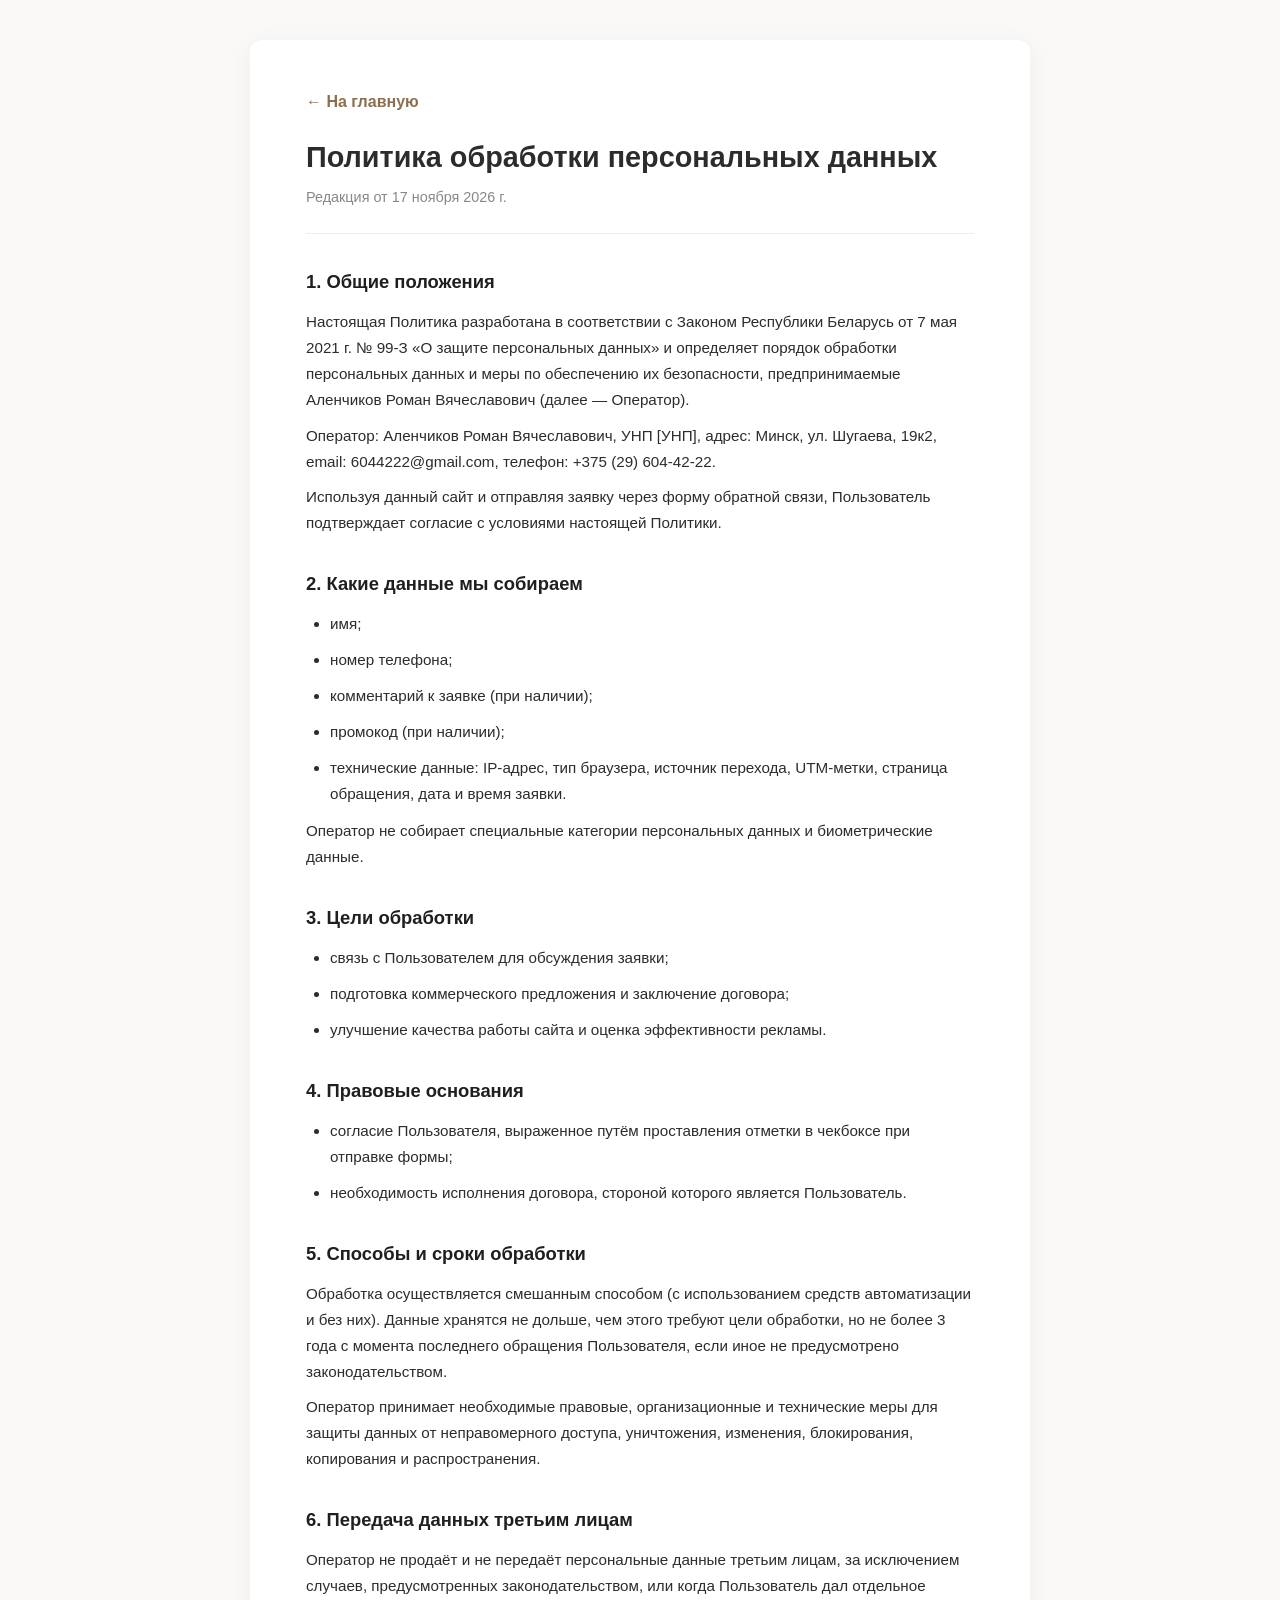
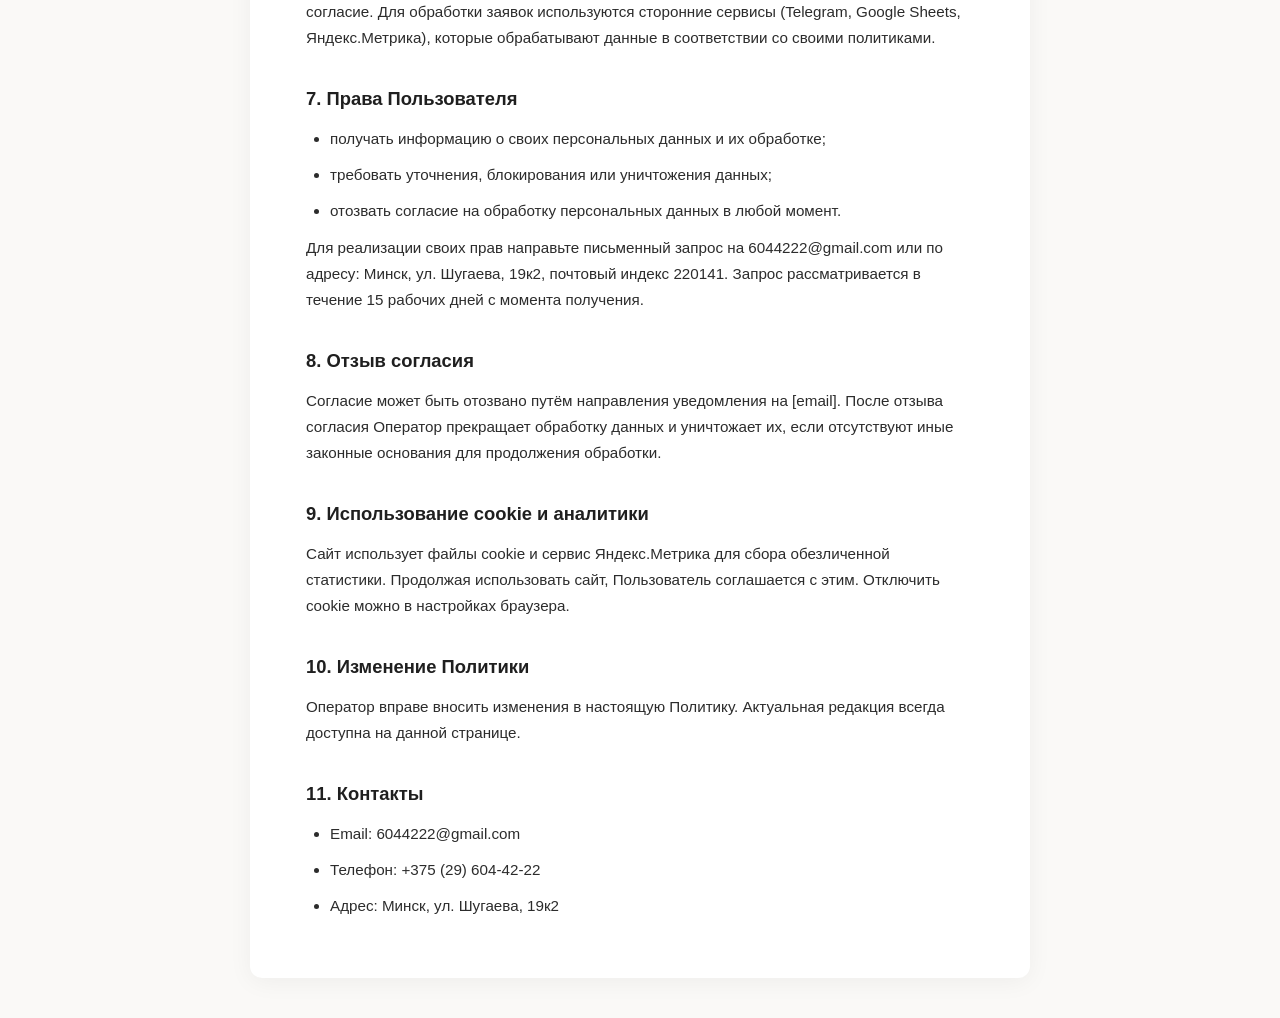
<file: privacy.html>
<!DOCTYPE html>
<html lang="ru">
<head>
  <meta charset="UTF-8">
  <meta name="viewport" content="width=device-width, initial-scale=1.0">
  <title>Политика обработки персональных данных — ДОМПРОЕКТ</title>
  <style>
    * { margin: 0; padding: 0; box-sizing: border-box; }
    body { font-family: 'Segoe UI', Roboto, Helvetica, Arial, sans-serif;
           color: #2c2c2c; line-height: 1.7; background: #faf9f7; padding: 40px 20px; }
    .wrap { max-width: 780px; margin: 0 auto; background: #fff;
            padding: 48px 56px; border-radius: 12px; box-shadow: 0 4px 24px rgba(0,0,0,0.05); }
    h1 { font-size: 1.8rem; margin-bottom: 8px; line-height: 1.3; }
    .meta { color: #888; font-size: 0.9rem; margin-bottom: 32px;
            padding-bottom: 24px; border-bottom: 1px solid #eee; }
    h2 { font-size: 1.15rem; margin: 32px 0 12px; color: #1f1f1f; }
    p, li { margin-bottom: 10px; font-size: 0.95rem; }
    ul { padding-left: 24px; margin-bottom: 12px; }
    a { color: #8b6f4e; }
    .back { display: inline-block; margin-bottom: 24px; color: #8b6f4e;
            text-decoration: none; font-weight: 600; }
    .back:hover { text-decoration: underline; }
    /* .fill { background: #fff3cd; padding: 1px 4px; font-weight: 600; } */
    @media (max-width: 600px) { .wrap { padding: 28px 22px; } }
  </style>
</head>
<body>
  <div class="wrap">
    <a href="index.html" class="back">← На главную</a>
    <h1>Политика обработки персональных данных</h1>
    <p class="meta">Редакция от <span class="fill">17 ноября 2026 г.</span></p>

    <h2>1. Общие положения</h2>
    <p>Настоящая Политика разработана в соответствии с Законом Республики Беларусь
    от 7 мая 2021 г. № 99-З «О защите персональных данных» и определяет порядок
    обработки персональных данных и меры по обеспечению их безопасности,
    предпринимаемые <span class="fill">Аленчиков Роман Вячеславович</span>
    (далее — Оператор).</p>
    <p>Оператор: <span class="fill">Аленчиков Роман Вячеславович</span>,
    УНП <span class="fill">[УНП]</span>,
    адрес: <span class="fill">Минск, ул. Шугаева, 19к2</span>,
    email: <span class="fill">6044222@gmail.com</span>,
    телефон: <span class="fill">+375 (29) 604-42-22</span>.</p>
    <p>Используя данный сайт <span class="fill"></span> и отправляя заявку
    через форму обратной связи, Пользователь подтверждает согласие с условиями
    настоящей Политики.</p>

    <h2>2. Какие данные мы собираем</h2>
    <ul>
      <li>имя;</li>
      <li>номер телефона;</li>
      <li>комментарий к заявке (при наличии);</li>
      <li>промокод (при наличии);</li>
      <li>технические данные: IP-адрес, тип браузера, источник перехода,
          UTM-метки, страница обращения, дата и время заявки.</li>
    </ul>
    <p>Оператор не собирает специальные категории персональных данных
    и биометрические данные.</p>

    <h2>3. Цели обработки</h2>
    <ul>
      <li>связь с Пользователем для обсуждения заявки;</li>
      <li>подготовка коммерческого предложения и заключение договора;</li>
      <li>улучшение качества работы сайта и оценка эффективности рекламы.</li>
    </ul>

    <h2>4. Правовые основания</h2>
    <ul>
      <li>согласие Пользователя, выраженное путём проставления отметки
          в чекбоксе при отправке формы;</li>
      <li>необходимость исполнения договора, стороной которого является
          Пользователь.</li>
    </ul>

    <h2>5. Способы и сроки обработки</h2>
    <p>Обработка осуществляется смешанным способом (с использованием средств
    автоматизации и без них). Данные хранятся не дольше, чем этого требуют
    цели обработки, но не более <span class="fill">3 года</span>
    с момента последнего обращения Пользователя, если иное не предусмотрено
    законодательством.</p>
    <p>Оператор принимает необходимые правовые, организационные и технические
    меры для защиты данных от неправомерного доступа, уничтожения,
    изменения, блокирования, копирования и распространения.</p>

    <h2>6. Передача данных третьим лицам</h2>
    <p>Оператор не продаёт и не передаёт персональные данные третьим лицам,
    за исключением случаев, предусмотренных законодательством, или когда
    Пользователь дал отдельное согласие. Для обработки заявок используются
    сторонние сервисы (Telegram, Google Sheets, Яндекс.Метрика), которые
    обрабатывают данные в соответствии со своими политиками.</p>

    <h2>7. Права Пользователя</h2>
    <ul>
      <li>получать информацию о своих персональных данных и их обработке;</li>
      <li>требовать уточнения, блокирования или уничтожения данных;</li>
      <li>отозвать согласие на обработку персональных данных в любой момент.</li>
    </ul>
    <p>Для реализации своих прав направьте письменный запрос на
    <span class="fill">6044222@gmail.com</span> или по адресу:
    <span class="fill">Минск, ул. Шугаева, 19к2, почтовый индекс 220141</span>.
    Запрос рассматривается в течение 15 рабочих дней с момента получения.</p>

    <h2>8. Отзыв согласия</h2>
    <p>Согласие может быть отозвано путём направления уведомления на
    <span class="fill">[email]</span>. После отзыва согласия Оператор
    прекращает обработку данных и уничтожает их, если отсутствуют иные
    законные основания для продолжения обработки.</p>

    <h2>9. Использование cookie и аналитики</h2>
    <p>Сайт использует файлы cookie и сервис Яндекс.Метрика для сбора
    обезличенной статистики. Продолжая использовать сайт, Пользователь
    соглашается с этим. Отключить cookie можно в настройках браузера.</p>

    <h2>10. Изменение Политики</h2>
    <p>Оператор вправе вносить изменения в настоящую Политику. Актуальная
    редакция всегда доступна на данной странице.</p>

    <h2>11. Контакты</h2>
    <ul>
      <li>Email: <span class="fill">6044222@gmail.com</span></li>
      <li>Телефон: <span class="fill">+375 (29) 604-42-22</span></li>
      <li>Адрес: <span class="fill">Минск, ул. Шугаева, 19к2</span></li>
    </ul>
  </div>
</body>
</html>
</file>
